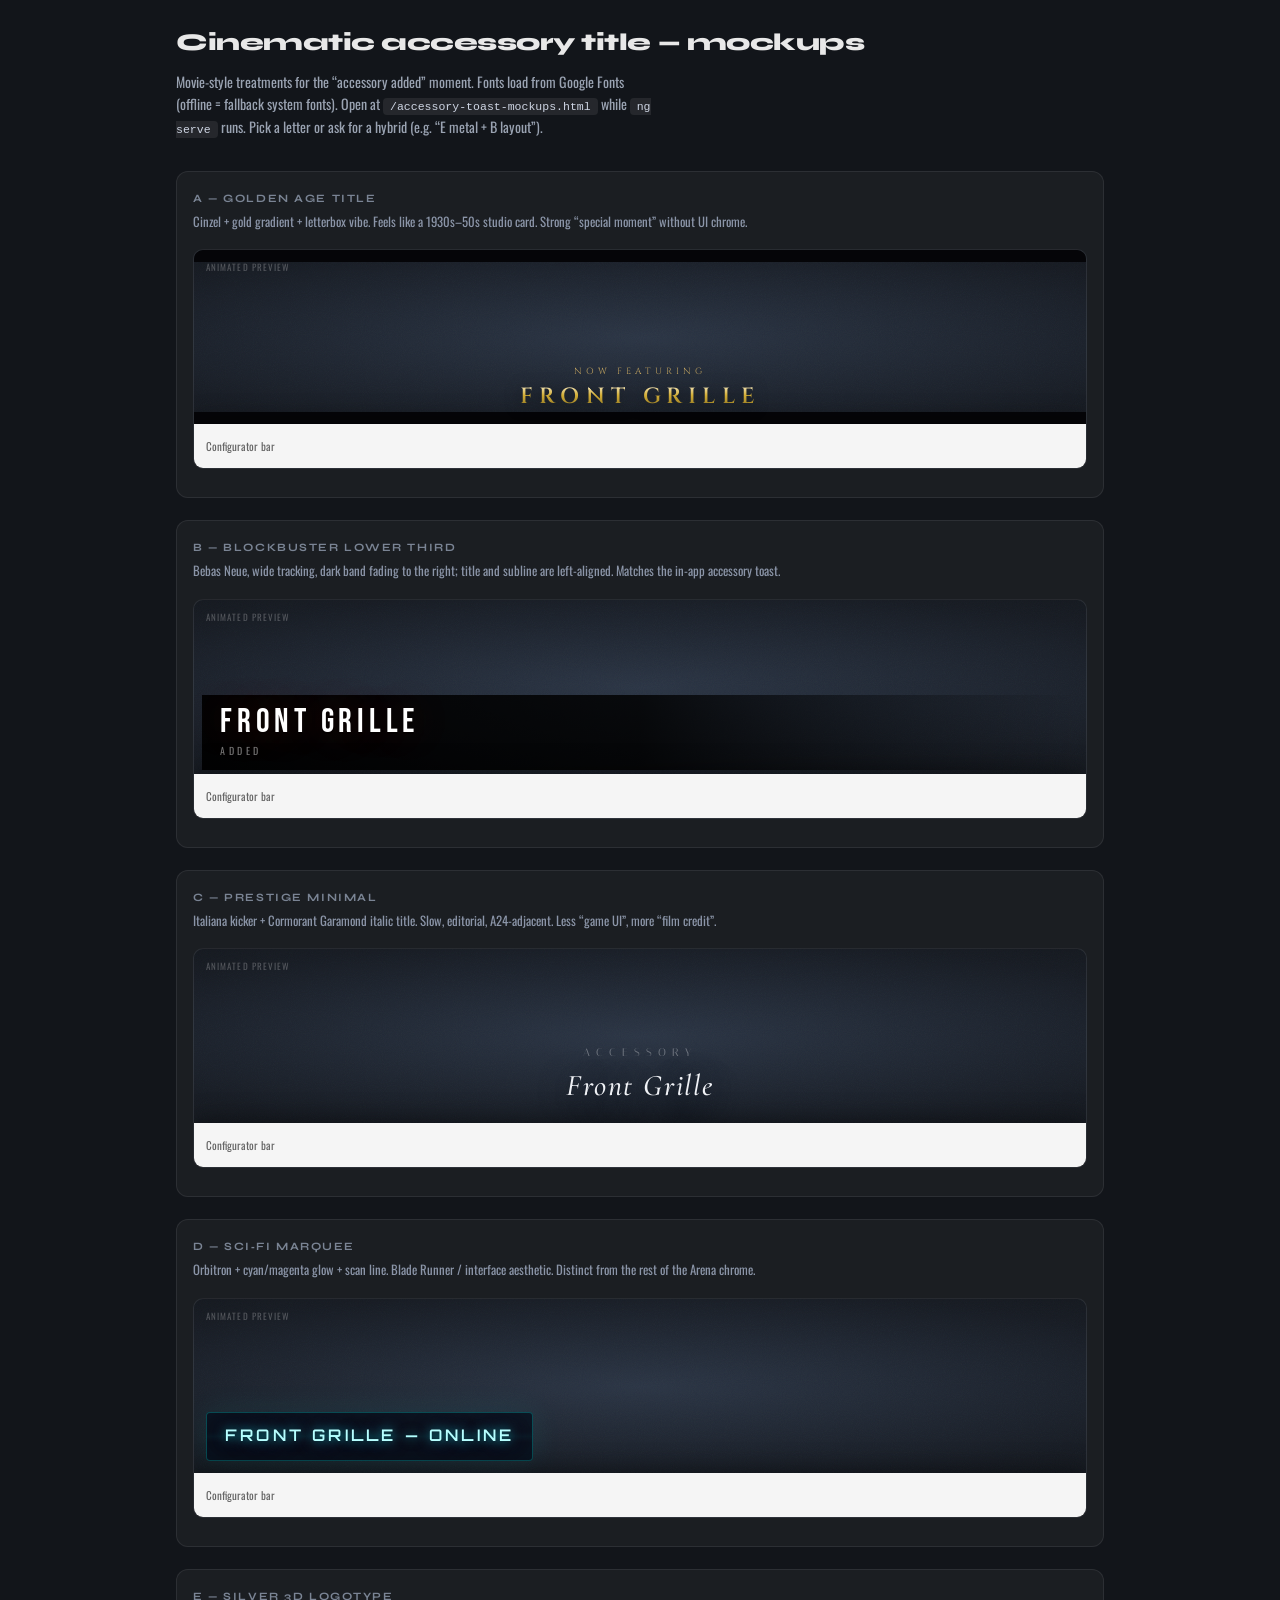
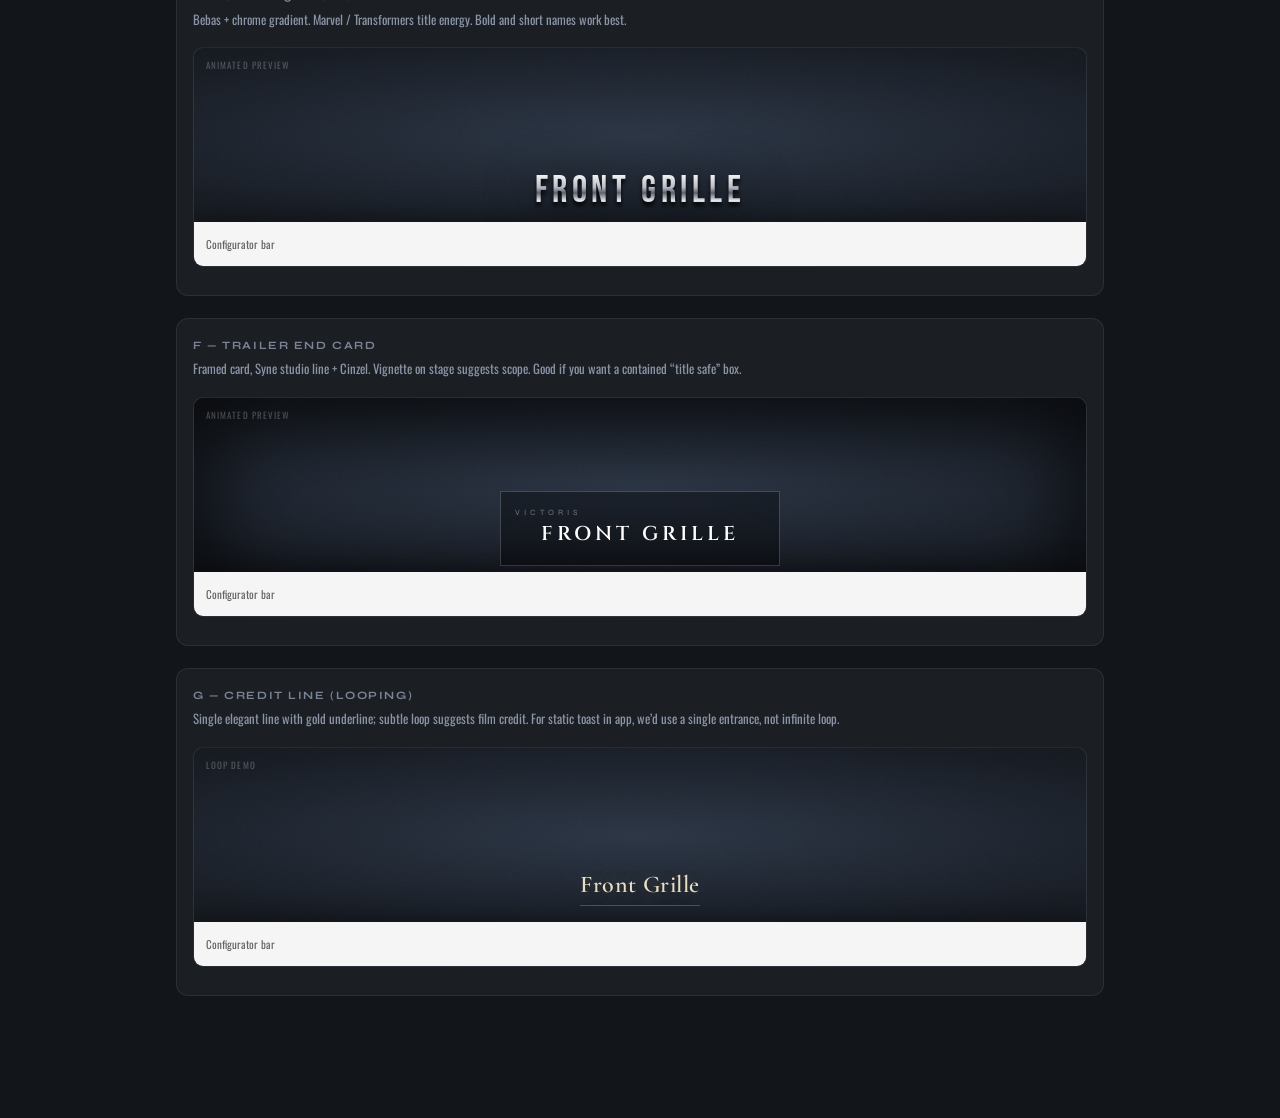
<file: ios/Resources/erik_browser/accessory-toast-mockups.html>
<!DOCTYPE html>
<html lang="en">
<head>
  <meta charset="utf-8" />
  <meta name="viewport" content="width=device-width, initial-scale=1" />
  <title>Cinematic accessory title — mockups</title>
  <link rel="preconnect" href="https://fonts.googleapis.com" />
  <link rel="preconnect" href="https://fonts.gstatic.com" crossorigin />
  <link href="https://fonts.googleapis.com/css2?family=Bebas+Neue&family=Cinzel:wght@500;600;700&family=Cormorant+Garamond:ital,wght@0,500;0,600;1,500&family=Italiana&family=Orbitron:wght@500;600;700&family=Oswald:wght@400;500;600&family=Syne:wght@600;700;800&display=swap" rel="stylesheet" />
  <style>
    * { box-sizing: border-box; }
    body {
      margin: 0;
      font-family: Oswald, system-ui, sans-serif;
      background: #12151a;
      min-height: 100vh;
      color: #e8e8e8;
    }
    .page {
      max-width: 960px;
      margin: 0 auto;
      padding: 28px 16px 100px;
    }
    h1 {
      font-family: Syne, sans-serif;
      font-size: 1.5rem;
      font-weight: 800;
      margin: 0 0 10px;
      letter-spacing: -0.02em;
    }
    .intro {
      font-size: 0.88rem;
      line-height: 1.55;
      color: #9aa3b2;
      margin-bottom: 32px;
      max-width: 68ch;
    }
    .intro code {
      background: rgba(255,255,255,0.08);
      padding: 2px 7px;
      border-radius: 4px;
      font-size: 0.82em;
      color: #cfd6e4;
    }
    .mock-block {
      background: rgba(255,255,255,0.04);
      border-radius: 12px;
      padding: 20px 16px 28px;
      margin-bottom: 22px;
      border: 1px solid rgba(255,255,255,0.08);
    }
    .mock-block h2 {
      font-family: Syne, sans-serif;
      font-size: 0.7rem;
      text-transform: uppercase;
      letter-spacing: 0.14em;
      color: #7a8494;
      margin: 0 0 8px;
    }
    .mock-block p.note {
      font-size: 0.8rem;
      color: #8b95a8;
      margin: 0 0 18px;
      line-height: 1.45;
    }

    /* Stage = fake 3D viewport + UI bar */
    .stage {
      position: relative;
      height: 220px;
      border-radius: 10px;
      overflow: hidden;
      border: 1px solid rgba(255,255,255,0.1);
      background:
        radial-gradient(ellipse 120% 80% at 50% 40%, #2a3444 0%, #151a22 55%, #0a0c10 100%);
    }
    .stage::after {
      content: "";
      position: absolute;
      inset: 0;
      background-image: url("data:image/svg+xml,%3Csvg viewBox='0 0 256 256' xmlns='http://www.w3.org/2000/svg'%3E%3Cfilter id='n'%3E%3CfeTurbulence type='fractalNoise' baseFrequency='0.9' numOctaves='4' stitchTiles='stitch'/%3E%3C/filter%3E%3Crect width='100%25' height='100%25' filter='url(%23n)' opacity='0.04'/%3E%3C/svg%3E");
      pointer-events: none;
      opacity: 1;
    }
    .stage-label {
      position: absolute;
      top: 10px;
      left: 12px;
      font-size: 9px;
      color: rgba(255,255,255,0.25);
      text-transform: uppercase;
      letter-spacing: 0.12em;
      z-index: 5;
      font-family: Oswald, sans-serif;
    }
    .fake-bar {
      position: absolute;
      bottom: 0;
      left: 0;
      right: 0;
      height: 44px;
      background: #f5f5f5;
      box-shadow: 0 -4px 24px rgba(0,0,0,0.35);
      display: flex;
      align-items: center;
      padding: 0 12px;
      font-size: 11px;
      color: #666;
      z-index: 4;
    }

    @media (prefers-reduced-motion: reduce) {
      *, *::before, *::after {
        animation-duration: 0.01ms !important;
        animation-iteration-count: 1 !important;
      }
    }

    /* ── A. Golden age title card ── */
    .v-a {
      position: absolute;
      left: 50%;
      bottom: 58px;
      transform: translateX(-50%);
      text-align: center;
      z-index: 3;
      max-width: 92%;
      animation: title-rise-a 1.1s cubic-bezier(0.22, 1, 0.36, 1) both;
    }
    .cinema-letterbox {
      position: absolute;
      left: 0;
      right: 0;
      height: 12px;
      background: #050508;
      z-index: 2;
      pointer-events: none;
    }
    .cinema-letterbox--top { top: 0; }
    .cinema-letterbox--bottom { bottom: 44px; }
    .v-a .above {
      font-family: Cinzel, serif;
      font-size: 9px;
      letter-spacing: 0.45em;
      text-transform: uppercase;
      color: #c9a962;
      margin-bottom: 6px;
      opacity: 0.95;
    }
    .v-a .title {
      font-family: Cinzel, serif;
      font-size: clamp(17px, 3.8vw, 22px);
      font-weight: 600;
      letter-spacing: 0.28em;
      text-transform: uppercase;
      background: linear-gradient(180deg, #fff8e7 0%, #d4af37 45%, #8a7020 100%);
      -webkit-background-clip: text;
      background-clip: text;
      color: transparent;
      filter: drop-shadow(0 2px 8px rgba(0,0,0,0.6));
      line-height: 1.25;
    }
    @keyframes title-rise-a {
      from { opacity: 0; transform: translateX(-50%) translateY(18px); }
      to { opacity: 1; transform: translateX(-50%) translateY(0); }
    }

    /* ── B. Blockbuster lower third (Bebas) — left-aligned band, matches app toast ── */
    .v-b {
      position: absolute;
      left: 8px;
      right: 8px;
      bottom: 48px;
      z-index: 3;
      animation: slide-up-b 0.85s cubic-bezier(0.16, 1, 0.3, 1) both;
    }
    .v-b .band {
      background: linear-gradient(
        90deg,
        rgba(0,0,0,0.92) 0%,
        rgba(0,0,0,0.82) 50%,
        rgba(0,0,0,0) 100%
      );
      padding: 10px 20px 12px 18px;
      text-align: left;
    }
    .v-b .title {
      font-family: "Bebas Neue", sans-serif;
      font-size: clamp(26px, 6vw, 34px);
      letter-spacing: 0.14em;
      color: #fff;
      text-transform: uppercase;
      line-height: 1;
      text-shadow:
        0 0 40px rgba(255,100,50,0.25),
        0 2px 0 rgba(0,0,0,0.5);
    }
    .v-b .sub {
      font-family: Oswald, sans-serif;
      font-size: 10px;
      letter-spacing: 0.35em;
      text-transform: uppercase;
      color: rgba(255,255,255,0.45);
      margin-top: 4px;
    }
    @keyframes slide-up-b {
      from { opacity: 0; transform: translateY(24px); }
      to { opacity: 1; transform: translateY(0); }
    }

    /* ── C. Prestige minimal (wide tracking) ── */
    .v-c {
      position: absolute;
      left: 50%;
      bottom: 64px;
      transform: translateX(-50%);
      z-index: 3;
      text-align: center;
      max-width: 94%;
      animation: fade-scale-c 1.2s cubic-bezier(0.2, 0.9, 0.2, 1) both;
    }
    .v-c .kicker {
      font-family: Italiana, serif;
      font-size: 11px;
      letter-spacing: 0.55em;
      text-transform: uppercase;
      color: rgba(255,255,255,0.35);
      margin-bottom: 10px;
    }
    .v-c .title {
      font-family: "Cormorant Garamond", serif;
      font-size: clamp(22px, 5vw, 30px);
      font-weight: 500;
      font-style: italic;
      letter-spacing: 0.06em;
      color: #f0f2f6;
      line-height: 1.15;
      text-shadow: 0 4px 30px rgba(0,0,0,0.5);
    }
    @keyframes fade-scale-c {
      from { opacity: 0; transform: translateX(-50%) scale(0.96); }
      to { opacity: 1; transform: translateX(-50%) scale(1); }
    }

    /* ── D. Sci‑fi / neon marquee ── */
    .v-d {
      position: absolute;
      left: 12px;
      bottom: 56px;
      z-index: 3;
      padding: 12px 18px 14px;
      max-width: calc(100% - 24px);
      background: rgba(4, 8, 20, 0.75);
      border: 1px solid rgba(0, 255, 255, 0.25);
      border-radius: 4px;
      box-shadow:
        0 0 32px rgba(0, 255, 255, 0.08),
        inset 0 0 24px rgba(0, 200, 255, 0.04);
      animation: flicker-in-d 0.6s ease-out both, glow-pulse-d 3s ease-in-out infinite 0.8s;
    }
    .v-d .title {
      font-family: Orbitron, sans-serif;
      font-size: clamp(13px, 3.2vw, 16px);
      font-weight: 600;
      letter-spacing: 0.2em;
      text-transform: uppercase;
      color: #b8ffff;
      text-shadow:
        0 0 12px rgba(0, 255, 255, 0.7),
        0 0 28px rgba(255, 0, 170, 0.25);
      line-height: 1.3;
    }
    .v-d .scan {
      position: absolute;
      inset: 0;
      background: linear-gradient(180deg, transparent 40%, rgba(0,255,255,0.03) 50%, transparent 60%);
      pointer-events: none;
      animation: scan-d 2.5s linear infinite;
    }
    @keyframes flicker-in-d {
      0% { opacity: 0; filter: blur(4px); }
      30% { opacity: 0.6; }
      100% { opacity: 1; filter: blur(0); }
    }
    @keyframes glow-pulse-d {
      0%, 100% { box-shadow: 0 0 32px rgba(0, 255, 255, 0.08), inset 0 0 24px rgba(0, 200, 255, 0.04); }
      50% { box-shadow: 0 0 40px rgba(0, 255, 255, 0.14), inset 0 0 28px rgba(0, 200, 255, 0.07); }
    }
    @keyframes scan-d {
      from { transform: translateY(-100%); }
      to { transform: translateY(100%); }
    }

    /* ── E. Silver 3D blockbuster ── */
    .v-e {
      position: absolute;
      left: 50%;
      bottom: 56px;
      transform: translateX(-50%);
      z-index: 3;
      text-align: center;
      animation: title-rise-a 0.9s cubic-bezier(0.22, 1, 0.36, 1) both;
    }
    .v-e .title {
      font-family: "Bebas Neue", sans-serif;
      font-size: clamp(28px, 7vw, 38px);
      letter-spacing: 0.12em;
      text-transform: uppercase;
      background: linear-gradient(180deg, #ffffff 0%, #b8bcc6 40%, #5c616e 55%, #e8eaef 75%, #9a9faa 100%);
      -webkit-background-clip: text;
      background-clip: text;
      color: transparent;
      filter: drop-shadow(0 4px 2px rgba(0,0,0,0.85)) drop-shadow(0 8px 24px rgba(0,0,0,0.5));
      line-height: 1;
    }

    /* ── F. Scope + vignette card (trailer end card) ── */
    .stage-f { position: relative; }
    .stage-f .vignette {
      position: absolute;
      inset: 0;
      box-shadow: inset 0 0 80px 24px rgba(0,0,0,0.55);
      pointer-events: none;
      z-index: 2;
    }
    .v-f {
      position: absolute;
      left: 8px;
      right: 8px;
      bottom: 50px;
      z-index: 3;
      display: flex;
      flex-direction: column;
      align-items: center;
      gap: 8px;
      animation: scope-in-f 1s cubic-bezier(0.2, 0.85, 0.2, 1) both;
    }
    .v-f .frame {
      width: 100%;
      max-width: 280px;
      border: 1px solid rgba(255,255,255,0.2);
      padding: 16px 14px 18px;
      background: rgba(0,0,0,0.35);
      backdrop-filter: blur(4px);
    }
    .v-f .studio {
      font-family: Syne, sans-serif;
      font-size: 8px;
      letter-spacing: 0.5em;
      text-transform: uppercase;
      color: rgba(255,255,255,0.4);
      margin-bottom: 4px;
    }
    .v-f .title {
      font-family: Cinzel, serif;
      font-size: clamp(16px, 3.6vw, 20px);
      font-weight: 600;
      letter-spacing: 0.2em;
      text-transform: uppercase;
      color: #fff;
      text-align: center;
      line-height: 1.3;
    }
    @keyframes scope-in-f {
      from { opacity: 0; transform: scale(0.92); }
      to { opacity: 1; transform: scale(1); }
    }

    /* ── G. Outro crawl line (single elegant line) ── */
    .v-g {
      position: absolute;
      left: 50%;
      bottom: 60px;
      transform: translateX(-50%);
      z-index: 3;
      font-family: "Cormorant Garamond", serif;
      font-size: clamp(18px, 4.2vw, 24px);
      font-weight: 600;
      color: #e8dcc4;
      letter-spacing: 0.02em;
      white-space: nowrap;
      max-width: 90%;
      overflow: hidden;
      text-overflow: ellipsis;
      text-shadow: 0 0 20px rgba(212, 175, 55, 0.25);
      border-bottom: 1px solid rgba(212, 175, 55, 0.35);
      padding-bottom: 6px;
      animation: crawl-g 8s linear infinite;
    }
    @keyframes crawl-g {
      0%, 15% { opacity: 0; transform: translateX(-50%) translateY(8px); }
      25%, 85% { opacity: 1; transform: translateX(-50%) translateY(0); }
      100% { opacity: 0; transform: translateX(-50%) translateY(-6px); }
    }
  </style>
</head>
<body>
  <div class="page">
    <h1>Cinematic accessory title — mockups</h1>
    <p class="intro">
      Movie-style treatments for the “accessory added” moment. Fonts load from Google Fonts (offline = fallback system fonts).
      Open at <code>/accessory-toast-mockups.html</code> while <code>ng serve</code> runs. Pick a letter or ask for a hybrid
      (e.g. “E metal + B layout”).
    </p>

    <div class="mock-block">
      <h2>A — Golden age title</h2>
      <p class="note">Cinzel + gold gradient + letterbox vibe. Feels like a 1930s–50s studio card. Strong “special moment” without UI chrome.</p>
      <div class="stage">
        <span class="stage-label">Animated preview</span>
        <div class="cinema-letterbox cinema-letterbox--top" aria-hidden="true"></div>
        <div class="cinema-letterbox cinema-letterbox--bottom" aria-hidden="true"></div>
        <div class="v-a">
          <div class="above">Now featuring</div>
          <div class="title">Front Grille</div>
        </div>
        <div class="fake-bar"><span>Configurator bar</span></div>
      </div>
    </div>

    <div class="mock-block">
      <h2>B — Blockbuster lower third</h2>
      <p class="note">Bebas Neue, wide tracking, dark band fading to the right; title and subline are left-aligned. Matches the in-app accessory toast.</p>
      <div class="stage">
        <span class="stage-label">Animated preview</span>
        <div class="v-b">
          <div class="band">
            <div class="title">Front Grille</div>
            <div class="sub">Added</div>
          </div>
        </div>
        <div class="fake-bar"><span>Configurator bar</span></div>
      </div>
    </div>

    <div class="mock-block">
      <h2>C — Prestige minimal</h2>
      <p class="note">Italiana kicker + Cormorant Garamond italic title. Slow, editorial, A24-adjacent. Less “game UI”, more “film credit”.</p>
      <div class="stage">
        <span class="stage-label">Animated preview</span>
        <div class="v-c">
          <div class="kicker">Accessory</div>
          <div class="title">Front Grille</div>
        </div>
        <div class="fake-bar"><span>Configurator bar</span></div>
      </div>
    </div>

    <div class="mock-block">
      <h2>D — Sci‑fi marquee</h2>
      <p class="note">Orbitron + cyan/magenta glow + scan line. Blade Runner / interface aesthetic. Distinct from the rest of the Arena chrome.</p>
      <div class="stage">
        <span class="stage-label">Animated preview</span>
        <div class="v-d">
          <div class="scan" aria-hidden="true"></div>
          <div class="title">Front Grille — Online</div>
        </div>
        <div class="fake-bar"><span>Configurator bar</span></div>
      </div>
    </div>

    <div class="mock-block">
      <h2>E — Silver 3D logotype</h2>
      <p class="note">Bebas + chrome gradient. Marvel / Transformers title energy. Bold and short names work best.</p>
      <div class="stage">
        <span class="stage-label">Animated preview</span>
        <div class="v-e">
          <div class="title">Front Grille</div>
        </div>
        <div class="fake-bar"><span>Configurator bar</span></div>
      </div>
    </div>

    <div class="mock-block">
      <h2>F — Trailer end card</h2>
      <p class="note">Framed card, Syne studio line + Cinzel. Vignette on stage suggests scope. Good if you want a contained “title safe” box.</p>
      <div class="stage stage-f">
        <span class="stage-label">Animated preview</span>
        <div class="vignette" aria-hidden="true"></div>
        <div class="v-f">
          <div class="frame">
            <div class="studio">Victoris</div>
            <div class="title">Front Grille</div>
          </div>
        </div>
        <div class="fake-bar"><span>Configurator bar</span></div>
      </div>
    </div>

    <div class="mock-block">
      <h2>G — Credit line (looping)</h2>
      <p class="note">Single elegant line with gold underline; subtle loop suggests film credit. For static toast in app, we’d use a single entrance, not infinite loop.</p>
      <div class="stage">
        <span class="stage-label">Loop demo</span>
        <div class="v-g">Front Grille</div>
        <div class="fake-bar"><span>Configurator bar</span></div>
      </div>
    </div>
  </div>
</body>
</html>
</file>
